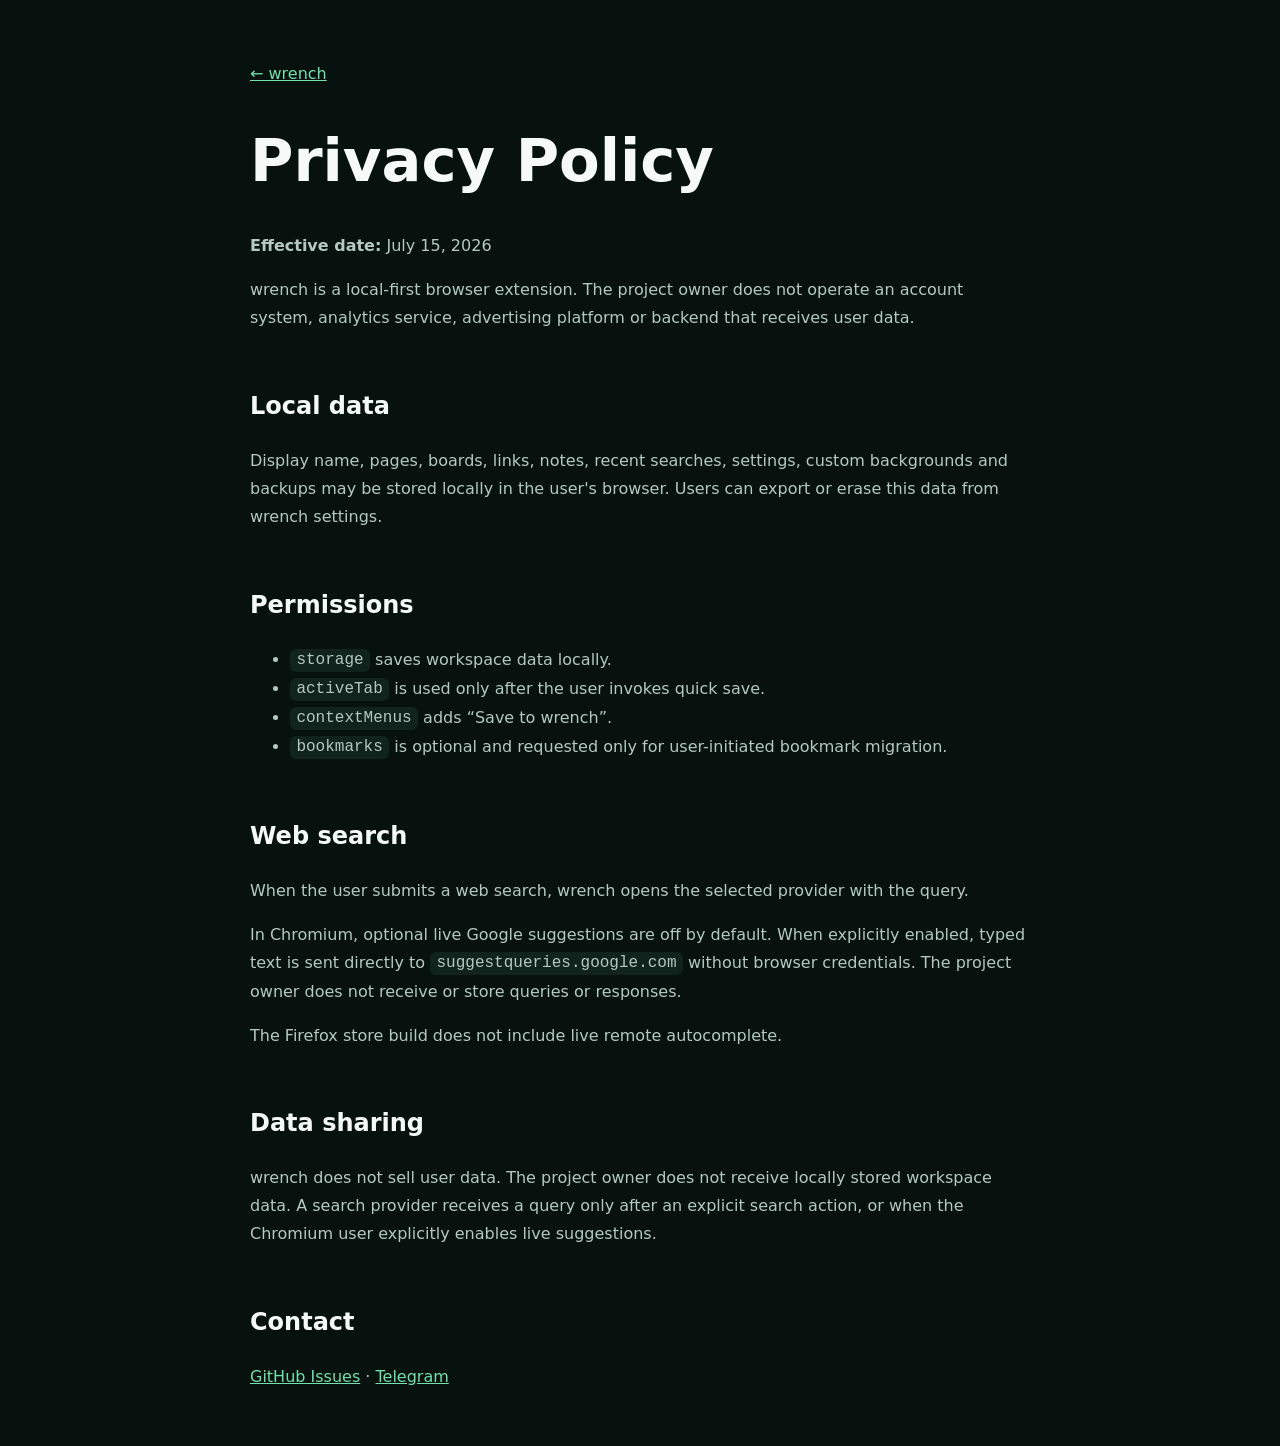
<file: docs/privacy.html>
<!doctype html>
<html lang="en">
<head>
  <meta charset="utf-8">
  <meta name="viewport" content="width=device-width,initial-scale=1">
  <title>wrench Privacy Policy</title>
  <style>body{margin:0;background:#07120f;color:#f5faf8;font:16px/1.75 system-ui,-apple-system,BlinkMacSystemFont,"Segoe UI",sans-serif}.wrap{width:min(780px,calc(100% - 32px));margin:60px auto}.back{color:#73e0ae}h1{font-size:clamp(2rem,7vw,3.7rem);line-height:1.1}h2{margin-top:2.2em}p,li{color:#b5c8c1}a{color:#73e0ae}code{background:#10231d;padding:.15em .4em;border-radius:6px}</style>
</head>
<body><main class="wrap">
<a class="back" href="index.html">← wrench</a>
<h1>Privacy Policy</h1>
<p><strong>Effective date:</strong> July 15, 2026</p>
<p>wrench is a local-first browser extension. The project owner does not operate an account system, analytics service, advertising platform or backend that receives user data.</p>
<h2>Local data</h2>
<p>Display name, pages, boards, links, notes, recent searches, settings, custom backgrounds and backups may be stored locally in the user's browser. Users can export or erase this data from wrench settings.</p>
<h2>Permissions</h2>
<ul><li><code>storage</code> saves workspace data locally.</li><li><code>activeTab</code> is used only after the user invokes quick save.</li><li><code>contextMenus</code> adds “Save to wrench”.</li><li><code>bookmarks</code> is optional and requested only for user-initiated bookmark migration.</li></ul>
<h2>Web search</h2>
<p>When the user submits a web search, wrench opens the selected provider with the query.</p>
<p>In Chromium, optional live Google suggestions are off by default. When explicitly enabled, typed text is sent directly to <code>suggestqueries.google.com</code> without browser credentials. The project owner does not receive or store queries or responses.</p>
<p>The Firefox store build does not include live remote autocomplete.</p>
<h2>Data sharing</h2>
<p>wrench does not sell user data. The project owner does not receive locally stored workspace data. A search provider receives a query only after an explicit search action, or when the Chromium user explicitly enables live suggestions.</p>
<h2>Contact</h2>
<p><a href="https://github.com/Aliazadi-1776/wrench-new-tab/issues">GitHub Issues</a> · <a href="https://t.me/im_wrench">Telegram</a></p>
</main></body></html>
</file>
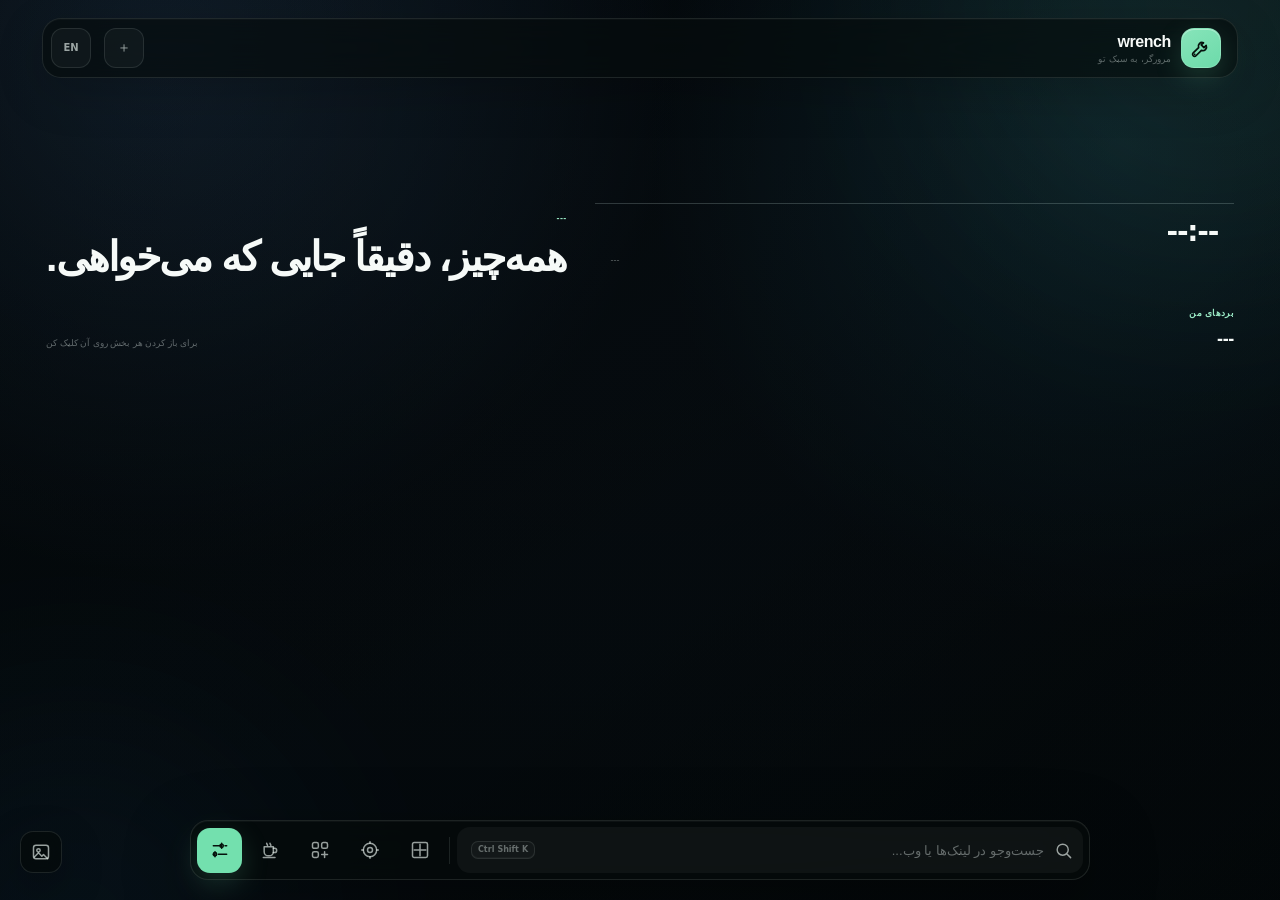
<file: src/newtab.html>
<!doctype html>
<html lang="fa" dir="rtl">
<head>
  <meta charset="UTF-8" />
  <meta name="viewport" content="width=device-width, initial-scale=1.0" />
  <meta name="color-scheme" content="dark light" />
  <title>wrench</title>
  <link rel="stylesheet" href="newtab.css" />
</head>
<body data-theme="minimal-dark" data-card-size="medium">
  <div class="background" aria-hidden="true">
    <div id="gradient-bg" class="gradient-bg gradient-midnight"></div>
    <img id="preset-bg" class="media-bg preset-bg" src="assets/backgrounds/aurora.jpg" alt="" />
    <img id="image-bg" class="media-bg" alt="" />
    <video id="video-bg" class="media-bg" muted loop playsinline></video>
    <div class="background-overlay"></div>
    <div class="ambient-light ambient-one"></div>
    <div class="ambient-light ambient-two"></div>
    <div class="grain"></div>
  </div>

  <main class="app-shell">
    <header class="topbar">
      <a class="brand" href="#" id="brand-home" aria-label="wrench home">
        <span class="brand-mark" aria-hidden="true"><svg class="wrench-logo" viewBox="0 0 24 24" fill="none" aria-hidden="true"><path d="M14.7 6.3a4 4 0 0 0-5.3 5.2l-5.9 5.9a2.15 2.15 0 1 0 3.05 3.05l5.9-5.9a4 4 0 0 0 5.2-5.3l-2.4 2.4-3-3 2.45-2.35Z"/><path d="m5.15 18.85.01.01"/></svg></span>
        <span class="brand-copy"><strong id="profile-display-name">wrench</strong><small data-i18n="brandTagline">مرورگر، به سبک تو</small></span>
      </a>

      <nav id="page-tabs" class="page-tabs" aria-label="Pages"></nav>
      <button class="icon-button add-page-inline" id="add-page-button" type="button" data-i18n-title="newPage" aria-label="New page">＋</button>

      <div class="top-actions">
        <button class="language-button" id="language-button" type="button" data-i18n-title="changeLanguage" aria-label="Change language">EN</button>
      </div>
    </header>

    <section class="hero-section" aria-hidden="true">
      <div class="hero-meta"><div id="clock" class="clock">--:--</div><div id="date" class="date">---</div></div>
      <div class="welcome-wrap"><p id="greeting" class="eyebrow">---</p><h1 data-i18n="heroTitle">همه‌چیز، دقیقاً جایی که می‌خواهی.</h1></div>
    </section>

    <section class="content-section">
      <div class="section-heading">
        <div><span class="eyebrow" data-i18n="myBoards">بردهای من</span><h2 id="boards-heading">---</h2></div>
        <span class="section-hint" data-i18n="accordionHint">برای باز کردن هر بخش روی آن کلیک کن</span>
      </div>

      <div id="boards-grid" class="boards-grid"></div>

      <div id="empty-state" class="empty-state glass-panel" hidden>
        <div class="empty-icon">✦</div>
        <h3 data-i18n="emptyTitle">این صفحه هنوز خالی است</h3>
        <p data-i18n="emptyText">اولین برد را بساز و لینک‌هایت را مرتب کن.</p>
        <button id="empty-add-board" class="primary-button" type="button" data-i18n="createFirstBoard">ساخت اولین برد</button>
      </div>
    </section>
  </main>

  <nav class="side-rail" aria-label="Quick actions">
    <section id="search-popover" class="search-popover" aria-hidden="true">
      <form id="search-form" class="search-box" role="search">
        <span class="search-icon" aria-hidden="true">
          <svg viewBox="0 0 24 24" fill="none"><path d="m21 21-4.35-4.35m1.35-5.65a7 7 0 1 1-14 0 7 7 0 0 1 14 0Z"/></svg>
        </span>
        <input id="search-input" type="search" autocomplete="off" spellcheck="false" data-i18n-placeholder="searchPlaceholder" placeholder="جست‌وجو در لینک‌ها یا وب..." aria-autocomplete="list" aria-controls="search-suggestions" aria-expanded="false" />
        <button id="search-clear-button" class="search-clear-button" type="button" aria-label="Clear search" hidden>
          <svg viewBox="0 0 24 24" fill="none"><path d="m7 7 10 10M17 7 7 17"/></svg>
        </button>
        <kbd id="search-shortcut"><span class="shortcut-modifier">Ctrl</span><span>Shift</span><span>K</span></kbd>
      </form>
      <div id="search-suggestions-panel" class="search-suggestions-panel">
        <div id="search-suggestions" class="search-suggestions" role="listbox"></div>
        <p id="search-hint" class="search-hint"></p>
      </div>
    </section>

    <span class="dock-divider" aria-hidden="true"></span>

    <button id="quick-add-button" class="rail-button" type="button" data-i18n-title="newLink" aria-label="New link">
      <span class="rail-icon"><svg viewBox="0 0 24 24" fill="none"><path d="M12 5v14M5 12h14"/><path d="M5 3h14a2 2 0 0 1 2 2v14a2 2 0 0 1-2 2H5a2 2 0 0 1-2-2V5a2 2 0 0 1 2-2Z"/></svg></span>
      <span class="rail-label" data-i18n="newLink">لینک جدید</span>
    </button>
    <button id="focus-button" class="rail-button" type="button" data-i18n-title="focus" aria-label="Focus">
      <span class="rail-icon"><svg viewBox="0 0 24 24" fill="none"><circle cx="12" cy="12" r="8"/><circle cx="12" cy="12" r="3"/><path d="M12 2v2M12 20v2M2 12h2M20 12h2"/></svg></span>
      <span class="rail-label" data-i18n="focus">فوکوس</span>
    </button>
    <button id="add-board-button" class="rail-button" type="button" data-i18n-title="newBoard" aria-label="New board">
      <span class="rail-icon"><svg viewBox="0 0 24 24" fill="none"><rect x="3" y="3" width="7" height="7" rx="2"/><rect x="14" y="3" width="7" height="7" rx="2"/><rect x="3" y="14" width="7" height="7" rx="2"/><path d="M17.5 14v7M14 17.5h7"/></svg></span>
      <span class="rail-label" data-i18n="newBoard">برد جدید</span>
    </button>
    <button id="break-button" class="rail-button" type="button" data-i18n-title="break" aria-label="Break">
      <span class="rail-icon"><svg viewBox="0 0 24 24" fill="none"><path d="M5 8h11v6a5 5 0 0 1-5 5H10a5 5 0 0 1-5-5V8Z"/><path d="M16 10h1.5a2.5 2.5 0 0 1 0 5H16M8 4c0 1 1 1.3 1 2.5M12 4c0 1 1 1.3 1 2.5"/><path d="M4 21h14"/></svg></span>
      <span class="rail-label" data-i18n="break">استراحت</span>
    </button>
    <button id="settings-button" class="rail-button is-primary" type="button" data-i18n-title="settings" aria-label="Settings">
      <span class="rail-icon"><svg viewBox="0 0 24 24" fill="none"><path d="M4 7h10M18 7h2M4 17h2M10 17h10M14 4v6M6 14v6"/><circle cx="14" cy="7" r="2"/><circle cx="6" cy="17" r="2"/></svg></span>
      <span class="rail-label" data-i18n="settings">تنظیمات</span>
    </button>
  </nav>

  <button id="background-settings-button" class="background-shortcut" type="button" data-i18n-title="background" aria-label="Background">
    <svg viewBox="0 0 24 24" fill="none"><rect x="3" y="4" width="18" height="16" rx="3"/><circle cx="9" cy="10" r="2"/><path d="m4 18 5-5 4 4 2-2 5 5"/></svg>
  </button>

  <section id="mode-overlay" class="mode-overlay" aria-hidden="true">
    <div class="mode-backdrop"></div>
    <div class="mode-shell">
      <header class="mode-header">
        <a class="mode-brand" href="#"><span class="brand-mark small"><svg class="wrench-logo" viewBox="0 0 24 24" fill="none" aria-hidden="true"><path d="M14.7 6.3a4 4 0 0 0-5.3 5.2l-5.9 5.9a2.15 2.15 0 1 0 3.05 3.05l5.9-5.9a4 4 0 0 0 5.2-5.3l-2.4 2.4-3-3 2.45-2.35Z"/><path d="m5.15 18.85.01.01"/></svg></span><strong>wrench</strong></a>
        <button id="close-mode" class="icon-button" type="button" data-i18n-title="close" aria-label="Close">×</button>
      </header>
      <div class="mode-content glass-panel">
        <span id="mode-kicker" class="mode-kicker">FOCUS SESSION</span>
        <h2 id="mode-title">وقت تمرکز است.</h2>
        <p id="mode-description">اعلان‌ها را کنار بگذار و فقط روی یک کار جلو برو.</p>
        <div id="breathing-orb" class="breathing-orb" aria-hidden="true"><span></span></div>
        <div id="mode-timer" class="mode-timer">25:00</div>
        <div class="mode-progress"><span id="mode-progress-bar"></span></div>
        <div class="mode-controls">
          <button id="mode-start" class="primary-button large" type="button">شروع</button>
          <button id="mode-reset" class="secondary-button large" type="button">از نو</button>
        </div>
        <p id="mode-tip" class="mode-tip">یک هدف کوچک انتخاب کن؛ فقط همان.</p>
      </div>
    </div>
  </section>

  <dialog id="profile-dialog" class="modal profile-dialog">
    <form id="profile-form" method="dialog" class="modal-card profile-card glass-panel">
      <div class="profile-logo" aria-hidden="true"><svg class="wrench-logo" viewBox="0 0 24 24" fill="none" aria-hidden="true"><path d="M14.7 6.3a4 4 0 0 0-5.3 5.2l-5.9 5.9a2.15 2.15 0 1 0 3.05 3.05l5.9-5.9a4 4 0 0 0 5.2-5.3l-2.4 2.4-3-3 2.45-2.35Z"/><path d="m5.15 18.85.01.01"/></svg></div>
      <span class="eyebrow" data-i18n="welcomeToWrench">WELCOME TO WRENCH</span>
      <h2 data-i18n="profileWelcomeTitle">دوست داری چه صدات کنیم؟</h2>
      <p data-i18n="profileWelcomeText">نامت فقط روی همین مرورگر ذخیره می‌شود و بالای صفحه نمایش داده خواهد شد.</p>
      <label class="field profile-name-field"><span data-i18n="displayName">نام نمایشی</span><input id="profile-onboarding-name" type="text" maxlength="36" autocomplete="name" data-i18n-placeholder="displayNamePlaceholder" required /></label>
      <button type="submit" class="primary-button large" data-i18n="continueToWrench">ادامه</button>
    </form>
  </dialog>

  <dialog id="link-dialog" class="modal">
    <form id="link-form" method="dialog" class="modal-card glass-panel">
      <div class="modal-header"><div><span class="eyebrow" data-i18n="bookmark">بوکمارک</span><h2 id="link-dialog-title"></h2></div><button type="button" class="icon-button close-dialog" data-i18n-title="close" aria-label="Close">×</button></div>
      <input id="link-id" type="hidden" />
      <label class="field"><span data-i18n="linkTitle">عنوان لینک</span><input id="link-title" type="text" maxlength="100" data-i18n-placeholder="linkTitlePlaceholder" required /></label>
      <label class="field"><span data-i18n="siteAddress">آدرس سایت</span><input id="link-url" type="text" dir="ltr" placeholder="https://example.com" required /></label>
      <label class="field"><span data-i18n="targetBoard">برد مقصد</span><select id="link-board" required></select></label>
      <label class="field"><span><span data-i18n="shortNote">یادداشت کوتاه</span> <small data-i18n="optional">اختیاری</small></span><textarea id="link-note" rows="3" maxlength="180" data-i18n-placeholder="notePlaceholder"></textarea></label>
      <div class="modal-actions"><button type="button" class="secondary-button close-dialog" data-i18n="cancel">انصراف</button><button type="submit" class="primary-button" data-i18n="saveLink">ذخیره لینک</button></div>
    </form>
  </dialog>

  <dialog id="board-dialog" class="modal">
    <form id="board-form" method="dialog" class="modal-card small-modal glass-panel">
      <div class="modal-header"><div><span class="eyebrow" data-i18n="category">دسته‌بندی</span><h2 id="board-dialog-title"></h2></div><button type="button" class="icon-button close-dialog" data-i18n-title="close" aria-label="Close">×</button></div>
      <input id="board-id" type="hidden" />
      <label class="field"><span data-i18n="boardName">نام برد</span><input id="board-title" type="text" maxlength="50" data-i18n-placeholder="boardPlaceholder" required /></label>
      <label class="field"><span data-i18n="indicatorColor">رنگ نشانه</span><div class="color-row"><input id="board-color" type="color" value="#73e0ae" /><span id="board-color-value">#8b5cf6</span></div></label>
      <div class="modal-actions"><button type="button" class="secondary-button close-dialog" data-i18n="cancel">انصراف</button><button type="submit" class="primary-button" data-i18n="saveBoard">ذخیره برد</button></div>
    </form>
  </dialog>

  <dialog id="page-dialog" class="modal">
    <form id="page-form" method="dialog" class="modal-card small-modal glass-panel">
      <div class="modal-header"><div><span class="eyebrow" data-i18n="workspace">فضای کاری</span><h2 id="page-dialog-title"></h2></div><button type="button" class="icon-button close-dialog" data-i18n-title="close" aria-label="Close">×</button></div>
      <input id="page-id" type="hidden" />
      <label class="field"><span data-i18n="pageName">نام صفحه</span><input id="new-page-title" type="text" maxlength="40" data-i18n-placeholder="pagePlaceholder" required /></label>
      <label class="field"><span data-i18n="shortSymbol">نماد کوتاه</span><input id="new-page-icon" type="text" maxlength="2" value="✦" /></label>
      <div class="modal-actions"><button id="delete-page-button" type="button" class="ghost-button danger" hidden data-i18n="deletePage">حذف صفحه</button><span class="modal-action-spacer"></span><button type="button" class="secondary-button close-dialog" data-i18n="cancel">انصراف</button><button type="submit" class="primary-button" data-i18n="savePage">ذخیره صفحه</button></div>
    </form>
  </dialog>

  <aside id="settings-drawer" class="settings-drawer" aria-hidden="true">
    <div class="settings-backdrop" id="settings-backdrop"></div>
    <section class="settings-panel">
      <header class="settings-header"><div><span class="eyebrow" data-i18n="personalize">شخصی‌سازی</span><h2 data-i18n="settingsTitle">تنظیمات wrench</h2></div><button id="close-settings" class="icon-button" type="button" data-i18n-title="close" aria-label="Close">×</button></header>
      <div class="settings-content">
        <details class="settings-group" open>
          <summary><span data-i18n="profile">پروفایل</span><small data-i18n="profileSummary">نامی که بالای صفحه نمایش داده می‌شود</small></summary>
          <div class="settings-group-body">
            <label class="field"><span data-i18n="displayName">نام نمایشی</span><input id="profile-name-input" type="text" maxlength="36" autocomplete="name" data-i18n-placeholder="displayNamePlaceholder" /></label>
            <p class="settings-note" data-i18n="profilePrivacy">این نام فقط به‌صورت محلی داخل مرورگر ذخیره می‌شود.</p>
          </div>
        </details>

        <details class="settings-group">
          <summary><span data-i18n="background">پس‌زمینه</span><small data-i18n="backgroundSummary">عکس، گرادیان و افکت شیشه‌ای</small></summary>
          <div class="settings-group-body">
            <div class="wallpaper-options" id="wallpaper-options">
              <button type="button" data-wallpaper="aurora" style="--thumb:url('assets/backgrounds/aurora.jpg')" aria-label="Aurora"><span>Aurora</span></button>
              <button type="button" data-wallpaper="mist" style="--thumb:url('assets/backgrounds/mist.jpg')" aria-label="Mist"><span>Mist</span></button>
              <button type="button" data-wallpaper="dunes" style="--thumb:url('assets/backgrounds/dunes.jpg')" aria-label="Dunes"><span>Dunes</span></button>
              <button type="button" data-wallpaper="ocean" style="--thumb:url('assets/backgrounds/ocean.jpg')" aria-label="Ocean"><span>Ocean</span></button>
              <button type="button" data-wallpaper="forest" style="--thumb:url('assets/backgrounds/forest.jpg')" aria-label="Forest"><span>Forest</span></button>
              <button type="button" data-wallpaper="mono" style="--thumb:url('assets/backgrounds/mono.jpg')" aria-label="Mono"><span>Mono</span></button>
            </div>
            <div class="gradient-options" id="gradient-options">
              <button type="button" data-gradient="midnight" class="gradient-choice gradient-midnight" aria-label="Midnight"></button>
              <button type="button" data-gradient="violet" class="gradient-choice gradient-violet" aria-label="Violet"></button>
              <button type="button" data-gradient="ocean" class="gradient-choice gradient-ocean" aria-label="Ocean"></button>
              <button type="button" data-gradient="forest" class="gradient-choice gradient-forest" aria-label="Forest"></button>
              <button type="button" data-gradient="mono" class="gradient-choice gradient-mono" aria-label="Mono"></button>
            </div>
            <div class="upload-actions"><button id="choose-background" class="secondary-button" type="button" data-i18n="chooseMedia">انتخاب عکس یا ویدئو</button><button id="remove-background" class="ghost-button danger" type="button" data-i18n="removeFile">حذف فایل</button><input id="background-file" type="file" accept="image/png,image/jpeg,image/webp,image/gif,video/mp4,video/webm" hidden /></div>
            <label class="range-field"><span><span data-i18n="overlayDarkness">تیرگی لایه</span> <output id="overlay-output">42%</output></span><input id="overlay-range" type="range" min="0" max="85" value="42" /></label>
            <label class="range-field"><span><span data-i18n="panelBlur">محو بودن پنل‌ها</span> <output id="blur-output">16px</output></span><input id="blur-range" type="range" min="0" max="32" value="16" /></label>
          </div>
        </details>

        <details class="settings-group">
          <summary><span data-i18n="languageAndFonts">زبان و فونت</span><small data-i18n="fontSummary">فارسی و انگلیسی بدون رفرش صفحه</small></summary>
          <div class="settings-group-body">
            <label class="field"><span data-i18n="interfaceLanguage">زبان رابط</span><select id="locale-select"><option value="fa-IR">فارسی</option><option value="en-US">English</option></select></label>
            <label class="field"><span data-i18n="persianFont">فونت فارسی</span><select id="font-fa"><option value="modern">Vazirmatn / Noto Sans Arabic</option><option value="peyda">Peyda / Dana / Yekan Bakh</option><option value="iran">IRANSansX / IRANSans</option><option value="kufi">Estedad / Noto Kufi Arabic</option><option value="classic">Tahoma / System</option></select></label>
            <label class="field"><span data-i18n="englishFont">فونت انگلیسی</span><select id="font-en"><option value="space">Space Grotesk / Inter</option><option value="manrope">Manrope / Inter</option><option value="sora">Sora / Inter</option><option value="plex">IBM Plex Sans / Segoe UI</option><option value="system">System UI</option></select></label>
            <p class="settings-note" data-i18n="fontNote">wrench از فونت‌های نصب‌شده روی سیستم استفاده می‌کند و برای هر انتخاب وزن و فاصله‌گذاری مناسب را هم اعمال می‌کند.</p>
          </div>
        </details>

        <details class="settings-group">
          <summary><span data-i18n="overallStyle">استایل کلی</span><small data-i18n="styleSummary">ظاهر کارت‌ها و رنگ اصلی</small></summary>
          <div class="settings-group-body">
            <div class="theme-options" id="theme-options">
              <button type="button" data-theme-value="minimal-dark"><span class="theme-preview preview-dark"></span><b data-i18n="darkMinimal">مینیمال تیره</b></button>
              <button type="button" data-theme-value="soft"><span class="theme-preview preview-soft"></span><b data-i18n="softGlass">شیشه‌ای نرم</b></button>
              <button type="button" data-theme-value="minimal-light"><span class="theme-preview preview-light"></span><b data-i18n="lightMinimal">مینیمال روشن</b></button>
            </div>
            <label class="field inline-field"><span data-i18n="accentColor">رنگ اصلی</span><input id="accent-color" type="color" value="#73e0ae" /></label>
            <label class="field"><span data-i18n="cardSize">اندازه کارت‌ها</span><select id="card-size"><option value="compact" data-i18n="compact">جمع‌وجور</option><option value="medium" data-i18n="normal">معمولی</option><option value="large" data-i18n="large">بزرگ</option></select></label>
          </div>
        </details>

        <details class="settings-group">
          <summary><span data-i18n="searchAndTime">جست‌وجو و زمان</span><small data-i18n="searchSummary">موتور جست‌وجو و ساعت</small></summary>
          <div class="settings-group-body">
            <label class="field"><span data-i18n="searchEngine">موتور جست‌وجو</span><select id="search-engine"><option value="google">Google</option><option value="bing">Bing</option><option value="duckduckgo">DuckDuckGo</option></select></label>
            <label class="switch-row" id="live-google-row"><span><b data-i18n="liveGoogleToggle">پیشنهادهای زنده Google</b><small data-i18n="liveGoogleDesc">هنگام تایپ، عبارت‌های پیشنهادی Google نمایش داده شوند.</small></span><input id="live-google-suggestions" type="checkbox" /></label>
            <label class="switch-row"><span><b data-i18n="showGreeting">نمایش خوشامدگویی</b><small data-i18n="greetingDesc">متن کوتاه بالای عنوان</small></span><input id="show-greeting" type="checkbox" checked /></label>
            <label class="switch-row"><span><b data-i18n="clock24">ساعت ۲۴ ساعته</b><small data-i18n="clockDesc">بدون AM و PM</small></span><input id="clock-24" type="checkbox" checked /></label>
          </div>
        </details>

        <details class="settings-group">
          <summary><span data-i18n="focusSettings">فوکوس و استراحت</span><small data-i18n="focusSummary">زمان تایمرها</small></summary>
          <div class="settings-group-body">
            <label class="field"><span data-i18n="focusDuration">زمان فوکوس (دقیقه)</span><input id="focus-minutes" type="number" min="1" max="180" value="25" /></label>
            <label class="field"><span data-i18n="breakDuration">زمان استراحت (دقیقه)</span><input id="break-minutes" type="number" min="1" max="60" value="5" /></label>
          </div>
        </details>

        <details class="settings-group">
          <summary><span data-i18n="dataAndBackup">داده‌ها و پشتیبان</span><small data-i18n="dataSummary">بوکمارک‌ها و فایل پشتیبان</small></summary>
          <div class="settings-group-body">
            <div class="import-note"><span aria-hidden="true">↥</span><p><b data-i18n="moveBookmarks">انتقال از نوار بوکمارک</b><small data-i18n="moveBookmarksDesc">بعد از ذخیره موفق در wrench، بوکمارک‌های واردشده از نوار بالای مرورگر حذف می‌شوند.</small></p></div>
            <div class="stack-actions"><button id="import-browser-bookmarks" class="primary-button" type="button" data-i18n="importBookmarks">انتقال بوکمارک‌های نوار بالا</button><button id="export-data" class="secondary-button" type="button" data-i18n="exportBackup">دانلود فایل پشتیبان</button><button id="import-data" class="secondary-button" type="button" data-i18n="restoreBackup">بازیابی فایل پشتیبان</button><input id="import-data-file" type="file" accept="application/json" hidden /><button id="reset-data" class="ghost-button danger" type="button" data-i18n="resetExtension">بازنشانی کامل افزونه</button></div>
          </div>
        </details>

        <footer class="settings-footer">
          <div class="open-source-note">
            <span class="open-source-icon" aria-hidden="true">⌁</span>
            <div>
              <strong data-i18n="openSourceTitle">wrench متن‌باز است</strong>
              <small data-i18n="openSourceText">ساخته‌شده برای یک مرورگر آرام‌تر و شخصی‌تر.</small>
            </div>
          </div>
          <div class="creator-links">
            <a href="https://github.com/Aliazadi-1776" target="_blank" rel="noopener noreferrer" class="creator-link">
              <span class="creator-link-icon" aria-hidden="true"><svg viewBox="0 0 24 24" fill="currentColor"><path d="M12 2C6.48 2 2 6.58 2 12.23c0 4.52 2.87 8.36 6.84 9.72.5.1.68-.22.68-.49v-1.93c-2.78.62-3.37-1.21-3.37-1.21-.45-1.18-1.11-1.49-1.11-1.49-.91-.64.07-.63.07-.63 1 .07 1.53 1.06 1.53 1.06.9 1.56 2.34 1.11 2.91.85.09-.66.35-1.11.64-1.37-2.22-.26-4.56-1.14-4.56-5.08 0-1.12.39-2.04 1.03-2.76-.1-.26-.45-1.31.1-2.72 0 0 .84-.28 2.75 1.05A9.3 9.3 0 0 1 12 6.9a9.3 9.3 0 0 1 2.5.35c1.91-1.33 2.75-1.05 2.75-1.05.55 1.41.2 2.46.1 2.72.64.72 1.03 1.64 1.03 2.76 0 3.95-2.35 4.81-4.58 5.07.36.32.68.94.68 1.9v2.81c0 .27.18.59.69.49A10.25 10.25 0 0 0 22 12.23C22 6.58 17.52 2 12 2Z"/></svg></span>
              <span><b>GitHub</b><small>@Aliazadi-1776</small></span>
              <span class="creator-link-arrow" aria-hidden="true">↗</span>
            </a>
            <a href="https://t.me/im_wrench" target="_blank" rel="noopener noreferrer" class="creator-link">
              <span class="creator-link-icon telegram-icon" aria-hidden="true"><svg viewBox="0 0 24 24" fill="currentColor"><path d="M21.85 3.15 18.6 20.4c-.24 1.22-.9 1.52-1.82.95l-4.95-3.73-2.39 2.35c-.26.26-.48.48-.99.48l.36-5.05 9.18-8.47c.4-.36-.09-.57-.62-.21L6.02 14.1l-4.88-1.56c-1.06-.34-1.08-1.08.22-1.6L20.45 3.4c.88-.34 1.66.21 1.4-.25Z"/></svg></span>
              <span><b>Telegram</b><small>@im_wrench</small></span>
              <span class="creator-link-arrow" aria-hidden="true">↗</span>
            </a>
          </div>
          <div class="settings-version"><span>wrench</span><span>v1.6.0</span><span data-i18n="localFirst">local-first</span></div>
        </footer>
      </div>
    </section>
  </aside>

  <div id="toast" class="toast" role="status" aria-live="polite"></div>

  <template id="board-template">
    <article class="board glass-panel" draggable="true">
      <header class="board-header">
        <button class="board-toggle" type="button" aria-expanded="false">
          <span class="board-dot"></span>
          <span class="board-title-wrap"><strong class="board-title"></strong><small class="board-count"></small></span>
          <span class="board-chevron" aria-hidden="true">⌄</span>
        </button>
        <div class="board-actions"><button type="button" class="mini-button add-link-to-board" data-i18n-title="addLink" aria-label="Add link">＋</button><button type="button" class="mini-button board-menu-button" data-i18n-title="manage" aria-label="Manage">•••</button><div class="context-menu board-menu"><button type="button" data-action="edit-board" data-i18n="editBoard">ویرایش برد</button><button type="button" data-action="delete-board" class="danger-text" data-i18n="deleteBoard">حذف برد</button></div></div>
      </header>
      <div class="board-body"><div class="links-list"></div><button type="button" class="board-empty-add" data-i18n="addFirstLink">＋ افزودن اولین لینک</button></div>
    </article>
  </template>

  <template id="link-template">
    <div class="link-card" draggable="true" tabindex="0" role="link"><span class="site-icon"></span><span class="link-copy"><b class="link-title"></b><small class="link-host"></small></span><button class="link-menu-button" type="button" data-i18n-title="manage" aria-label="Manage">•••</button><span class="open-arrow">↗</span><div class="context-menu link-menu"><button type="button" data-action="edit-link" data-i18n="edit">ویرایش</button><button type="button" data-action="copy-link" data-i18n="copyAddress">کپی آدرس</button><button type="button" data-action="delete-link" class="danger-text" data-i18n="delete">حذف</button></div></div>
  </template>

  <script src="browser-api.js"></script>
  <script src="shared.js"></script>
  <script src="newtab.js"></script>
</body>
</html>
</file>
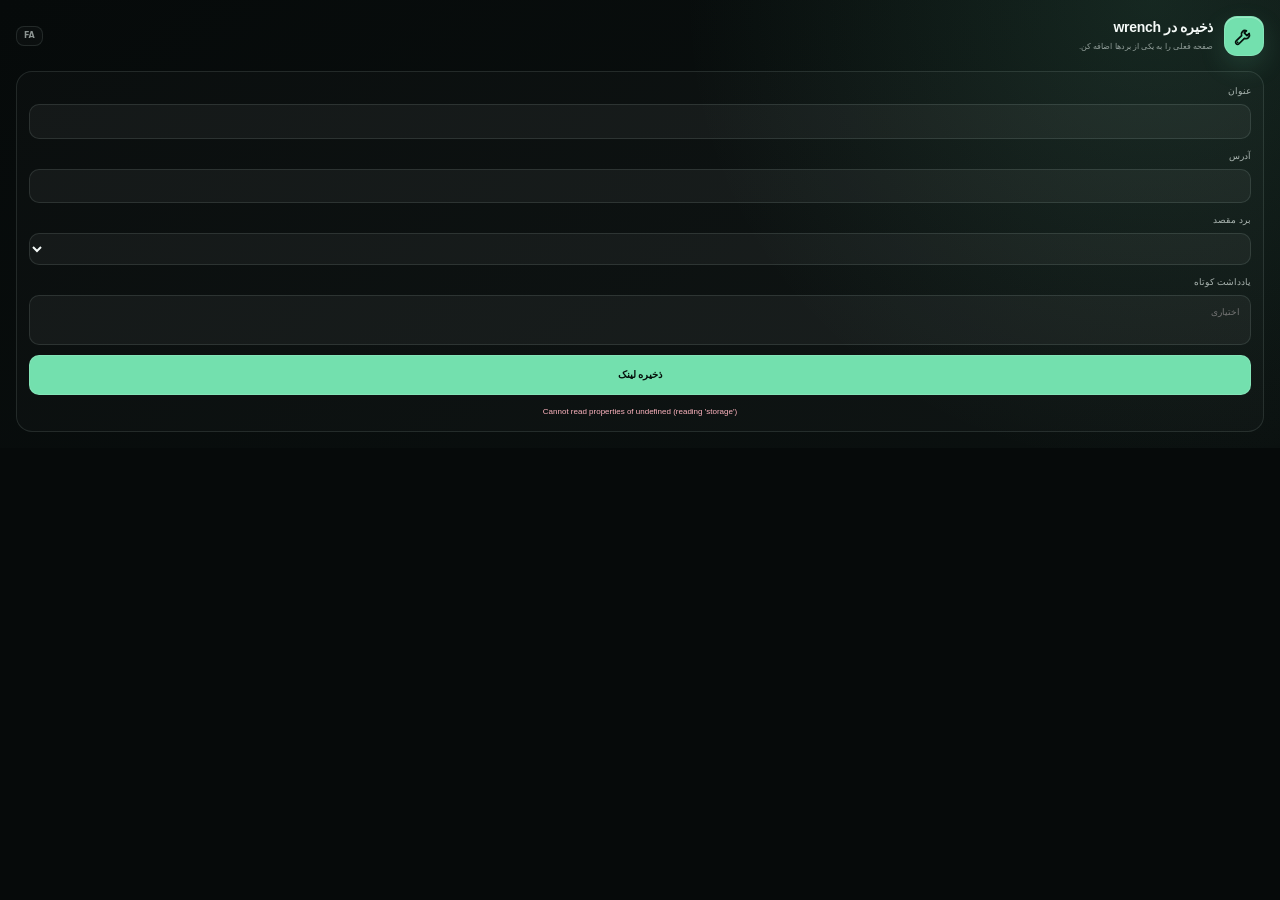
<file: src/popup.html>
<!doctype html>
<html lang="fa" dir="rtl">
<head>
  <meta charset="UTF-8" />
  <meta name="viewport" content="width=device-width, initial-scale=1.0" />
  <meta name="color-scheme" content="dark light" />
  <title>wrench</title>
  <link rel="stylesheet" href="popup.css" />
</head>
<body>
  <main class="popup-shell">
    <header class="popup-header">
      <div class="brand-mark" aria-hidden="true"><svg class="wrench-logo" viewBox="0 0 24 24" fill="none" aria-hidden="true"><path d="M14.7 6.3a4 4 0 0 0-5.3 5.2l-5.9 5.9a2.15 2.15 0 1 0 3.05 3.05l5.9-5.9a4 4 0 0 0 5.2-5.3l-2.4 2.4-3-3 2.45-2.35Z"/><path d="m5.15 18.85.01.01"/></svg></div>
      <div class="header-copy">
        <h1 data-i18n="title">ذخیره در wrench</h1>
        <p data-i18n="subtitle">صفحه فعلی را به یکی از بردها اضافه کن.</p>
      </div>
      <span class="locale-pill" id="locale-pill">FA</span>
    </header>

    <form id="save-form" class="popup-form">
      <label>
        <span data-i18n="linkTitle">عنوان</span>
        <input id="title" type="text" maxlength="100" required />
      </label>
      <label>
        <span data-i18n="address">آدرس</span>
        <input id="url" type="url" required dir="ltr" />
      </label>
      <label>
        <span data-i18n="board">برد مقصد</span>
        <select id="board"></select>
      </label>
      <label>
        <span data-i18n="note">یادداشت کوتاه</span>
        <textarea id="note" rows="2" maxlength="180" data-i18n-placeholder="optional" placeholder="اختیاری"></textarea>
      </label>
      <button id="save-button" type="submit" data-i18n="save">ذخیره لینک</button>
      <p id="status" role="status" aria-live="polite"></p>
    </form>
  </main>

  <script src="browser-api.js"></script>
  <script src="shared.js"></script>
  <script src="popup.js"></script>
</body>
</html>
</file>
<file: src/newtab.css>
:root {
  color-scheme: dark;
  --accent: #73e0ae;
  --accent-rgb: 115, 224, 174;
  --overlay-opacity: .46;
  --panel-blur: 18px;
  --font-fa: "Vazirmatn", "Noto Sans Arabic", Tahoma, Arial, sans-serif;
  --font-en: "Space Grotesk", Inter, "Segoe UI", system-ui, sans-serif;
  --font-ui: var(--font-fa);
  --font-display: var(--font-fa);
  --page-width: 1240px;
  --text: #f6faf8;
  --muted: rgba(235, 245, 241, .64);
  --subtle: rgba(235, 245, 241, .39);
  --line: rgba(229, 255, 246, .105);
  --line-strong: rgba(229, 255, 246, .19);
  --surface: rgba(8, 15, 15, .58);
  --surface-strong: rgba(8, 14, 14, .88);
  --surface-hover: rgba(235, 255, 246, .065);
  --field: rgba(235, 255, 246, .045);
  --danger: #ff8e9e;
  --radius-xl: 24px;
  --radius-lg: 18px;
  --radius-md: 13px;
  --shadow: 0 24px 70px rgba(0, 0, 0, .28);
}

* { box-sizing: border-box; }
html { min-height: 100%; scroll-behavior: smooth; }
body {
  margin: 0;
  min-height: 100vh;
  padding-bottom: 108px;
  overflow-x: hidden;
  color: var(--text);
  background: #050808;
  font: 450 14px/1.65 var(--font-ui);
  -webkit-font-smoothing: antialiased;
  text-rendering: optimizeLegibility;
}
button, input, select, textarea { font: inherit; }
button { -webkit-tap-highlight-color: transparent; }
a { color: inherit; }
[hidden] { display: none !important; }
button:focus-visible, input:focus-visible, select:focus-visible, textarea:focus-visible, [tabindex]:focus-visible, a:focus-visible {
  outline: 2px solid rgba(var(--accent-rgb), .76);
  outline-offset: 2px;
}
html.is-settings-updating *, html.is-settings-updating *::before, html.is-settings-updating *::after {
  transition: none !important;
  animation: none !important;
}

/* Background */
.background { position: fixed; inset: 0; z-index: 0; overflow: hidden; background: #050808; }
.gradient-bg, .media-bg { position: absolute; inset: -2%; width: 104%; height: 104%; object-fit: cover; opacity: 0; transition: opacity .25s ease; }
.gradient-bg { opacity: 1; }
.media-bg.is-active { opacity: 1; }
.preset-bg { filter: saturate(.82) contrast(1.08); transform: scale(1.015); }
.background-overlay { position: absolute; inset: 0; background: rgba(2, 6, 7, var(--overlay-opacity)); }
.background-overlay::before {
  content: "";
  position: absolute;
  inset: 0;
  background:
    linear-gradient(180deg, rgba(2, 7, 8, .13), rgba(2, 7, 8, .46)),
    radial-gradient(circle at 50% 14%, transparent 0 20%, rgba(1, 4, 5, .18) 72%);
}
.background-overlay::after {
  content: "";
  position: absolute;
  inset: 0;
  opacity: .12;
  background-image:
    linear-gradient(rgba(255,255,255,.02) 1px, transparent 1px),
    linear-gradient(90deg, rgba(255,255,255,.02) 1px, transparent 1px);
  background-size: 64px 64px;
  mask-image: linear-gradient(to bottom, rgba(0,0,0,.6), transparent 76%);
}
.ambient-light { position: absolute; border-radius: 50%; filter: blur(120px); pointer-events: none; opacity: .08; }
.ambient-one { width: 40vw; height: 40vw; top: -20vw; inset-inline-start: -14vw; background: rgba(var(--accent-rgb), .9); }
.ambient-two { width: 32vw; height: 32vw; bottom: -18vw; inset-inline-end: -10vw; background: rgba(61, 169, 255, .7); }
.grain { position: absolute; inset: 0; opacity: .028; pointer-events: none; mix-blend-mode: soft-light; background-image: url("data:image/svg+xml,%3Csvg viewBox='0 0 180 180' xmlns='http://www.w3.org/2000/svg'%3E%3Cfilter id='n'%3E%3CfeTurbulence type='fractalNoise' baseFrequency='.86' numOctaves='3' stitchTiles='stitch'/%3E%3C/filter%3E%3Crect width='100%25' height='100%25' filter='url(%23n)' opacity='.48'/%3E%3C/svg%3E"); }
.gradient-midnight { background: radial-gradient(circle at 14% 8%, #243b53 0, transparent 36%), radial-gradient(circle at 86% 18%, #183d4c 0, transparent 34%), linear-gradient(145deg, #070b0f, #0d151c 58%, #080a0d); }
.gradient-violet { background: radial-gradient(circle at 22% 18%, #463179 0, transparent 42%), radial-gradient(circle at 82% 74%, #3b2449 0, transparent 40%), linear-gradient(145deg, #0d0912, #17101d 58%, #09080c); }
.gradient-ocean { background: radial-gradient(circle at 82% 15%, #164e63 0, transparent 40%), radial-gradient(circle at 16% 78%, #1e3a5f 0, transparent 42%), linear-gradient(145deg, #061017, #0b2029 58%, #071015); }
.gradient-forest { background: radial-gradient(circle at 20% 14%, #164e3d 0, transparent 42%), radial-gradient(circle at 82% 80%, #134e4a 0, transparent 40%), linear-gradient(145deg, #050c09, #0a1b14 58%, #060c09); }
.gradient-mono { background: radial-gradient(circle at 50% 0, #30363d 0, transparent 44%), linear-gradient(145deg, #07090b, #15191d 58%, #08090b); }

/* Shared surfaces */
.glass-panel {
  background: var(--surface);
  border: 1px solid var(--line);
  backdrop-filter: blur(var(--panel-blur)) saturate(120%);
  -webkit-backdrop-filter: blur(var(--panel-blur)) saturate(120%);
  box-shadow: var(--shadow), inset 0 1px 0 rgba(255,255,255,.025);
}

/* Main layout */
.app-shell { position: relative; z-index: 2; width: min(var(--page-width), calc(100% - 84px)); margin: 0 auto; padding-top: 18px; }
.topbar {
  position: sticky;
  top: 14px;
  z-index: 35;
  display: flex;
  align-items: center;
  gap: 13px;
  min-height: 60px;
  padding: 7px 8px;
  border: 1px solid var(--line);
  border-radius: 19px;
  background: rgba(6, 12, 12, .67);
  backdrop-filter: blur(24px) saturate(125%);
  -webkit-backdrop-filter: blur(24px) saturate(125%);
  box-shadow: 0 14px 48px rgba(0,0,0,.19), inset 0 1px rgba(255,255,255,.025);
}
.brand { flex: 0 0 auto; display: inline-flex; align-items: center; gap: 10px; padding: 2px 8px 2px 3px; color: inherit; text-decoration: none; min-width: 136px; }
.brand-mark {
  width: 40px;
  height: 40px;
  display: grid;
  place-items: center;
  border: 1px solid rgba(255,255,255,.12);
  border-radius: 13px;
  color: #06110c;
  background: linear-gradient(145deg, color-mix(in srgb, var(--accent) 86%, white), color-mix(in srgb, var(--accent) 72%, #5bcca0));
  box-shadow: 0 10px 28px rgba(var(--accent-rgb), .18), inset 0 1px rgba(255,255,255,.34);
}
.brand-mark.small { width: 34px; height: 34px; border-radius: 11px; }
.wrench-logo { width: 22px; height: 22px; stroke: currentColor; stroke-width: 1.9; stroke-linecap: round; stroke-linejoin: round; }
.brand-mark.small .wrench-logo { width: 18px; height: 18px; }
.brand-copy { display: grid; min-width: 0; line-height: 1.05; }
.brand-copy strong { max-width: 180px; overflow: hidden; text-overflow: ellipsis; white-space: nowrap; font: 680 16px/1.2 var(--font-ui); letter-spacing: -.025em; }
.brand-copy small { margin-top: 4px; color: var(--subtle); font-size: 9px; white-space: nowrap; }
.page-tabs { flex: 1 1 auto; display: flex; align-items: center; justify-content: center; gap: 5px; min-width: 0; overflow-x: auto; scrollbar-width: none; }
.page-tabs::-webkit-scrollbar { display: none; }
.page-tab {
  flex: 0 0 auto;
  min-height: 40px;
  padding: 0 14px;
  border: 1px solid transparent;
  border-radius: 12px;
  color: var(--muted);
  background: transparent;
  cursor: pointer;
  display: inline-flex;
  align-items: center;
  gap: 7px;
  white-space: nowrap;
  transition: color .15s ease, background .15s ease, border-color .15s ease;
}
.page-tab:hover { color: var(--text); background: rgba(255,255,255,.045); }
.page-tab.is-active { color: var(--text); background: rgba(255,255,255,.075); border-color: var(--line); }
.tab-icon { color: var(--accent); font-size: 10px; }
.add-page-inline { flex: 0 0 40px; }
.top-actions { margin-inline-start: auto; display: flex; align-items: center; gap: 6px; }
.icon-button, .language-button, .mini-button {
  border: 1px solid var(--line);
  color: var(--muted);
  background: rgba(255,255,255,.035);
  cursor: pointer;
  transition: color .15s ease, background .15s ease, border-color .15s ease, transform .15s ease;
}
.icon-button, .language-button { width: 40px; height: 40px; display: grid; place-items: center; border-radius: 12px; }
.language-button { width: auto; min-width: 40px; padding: 0 10px; font: 650 10px/1 var(--font-en); }
.icon-button:hover, .language-button:hover, .mini-button:hover { color: var(--text); background: rgba(255,255,255,.08); border-color: var(--line-strong); }

/* Intro */
.hero-section {
  min-height: 228px;
  padding: 48px 4px 24px;
  display: grid;
  grid-template-columns: minmax(0, 1fr) auto;
  align-items: end;
  gap: 28px;
}
.welcome-wrap { max-width: 680px; }
.eyebrow { display: block; margin: 0 0 7px; color: color-mix(in srgb, var(--accent) 72%, white); font-size: 9px; font-weight: 700; letter-spacing: .04em; }
.welcome-wrap h1 { margin: 0; font-size: clamp(27px, 3.2vw, 46px); line-height: 1.2; letter-spacing: -.045em; text-wrap: balance; }
.hero-meta {
  min-width: 175px;
  padding: 14px 16px;
  border-top: 1px solid var(--line-strong);
  text-align: end;
}
.clock { direction: ltr; font: 560 28px/1 var(--font-en); font-variant-numeric: tabular-nums; letter-spacing: -.045em; }
.date { margin-top: 7px; color: var(--subtle); font-size: 9px; }

/* Boards */
.content-section { padding: 0 0 42px; }
.section-heading { display: flex; align-items: end; justify-content: space-between; gap: 20px; padding: 0 4px; margin-bottom: 14px; }
.section-heading h2 { margin: 0; font-size: 18px; line-height: 1.25; letter-spacing: -.02em; }
.section-hint { color: var(--subtle); font-size: 9px; }
.boards-grid { display: grid; grid-template-columns: repeat(3, minmax(0, 1fr)); align-items: start; gap: 14px; }
.board {
  position: relative;
  overflow: visible;
  border-radius: 18px;
  background: rgba(7, 14, 14, .56);
  transition: border-color .16s ease, background .16s ease, transform .16s ease;
}
.board::before {
  content: "";
  position: absolute;
  inset: -1px auto -1px -1px;
  width: 2px;
  border-radius: 18px 0 0 18px;
  opacity: .78;
  background: var(--board-color, var(--accent));
}
[dir="rtl"] .board::before { left: auto; right: -1px; border-radius: 0 18px 18px 0; }
.board:hover { border-color: var(--line-strong); background: rgba(9, 18, 18, .69); }
.board.is-dragging { opacity: .44; transform: scale(.99); }
.board.is-drop-target { border-color: rgba(var(--accent-rgb), .62); box-shadow: 0 0 0 3px rgba(var(--accent-rgb), .09); }
.board-header { min-height: 64px; display: flex; align-items: center; gap: 6px; padding: 8px; }
.board-toggle {
  flex: 1;
  min-width: 0;
  display: grid;
  grid-template-columns: auto minmax(0, 1fr) auto;
  align-items: center;
  gap: 10px;
  min-height: 48px;
  padding: 7px 8px;
  border: 0;
  border-radius: 11px;
  color: inherit;
  background: transparent;
  text-align: start;
  cursor: pointer;
}
.board-toggle:hover { background: rgba(255,255,255,.035); }
.board-dot { width: 7px; height: 7px; border-radius: 50%; background: var(--board-color, var(--accent)); box-shadow: 0 0 14px color-mix(in srgb, var(--board-color, var(--accent)) 55%, transparent); }
.board-title-wrap { min-width: 0; display: grid; gap: 2px; }
.board-title { overflow: hidden; text-overflow: ellipsis; white-space: nowrap; font-size: 13px; font-weight: 680; }
.board-count { color: var(--subtle); font-size: 8px; }
.board-chevron { color: var(--subtle); transition: transform .18s ease; }
.board.is-collapsed .board-chevron { transform: rotate(-90deg); }
[dir="rtl"] .board.is-collapsed .board-chevron { transform: rotate(90deg); }
.board-actions { position: relative; display: flex; gap: 4px; opacity: .38; transition: opacity .15s ease; }
.board:hover .board-actions, .board-actions:focus-within { opacity: 1; }
.mini-button { width: 30px; height: 30px; display: grid; place-items: center; border-radius: 9px; font-size: 12px; }
.board-body { max-height: 1300px; overflow: clip; padding: 0 10px 10px; opacity: 1; transition: max-height .22s cubic-bezier(.2,.8,.2,1), opacity .14s ease, padding .2s ease; }
.board.is-collapsed .board-body { max-height: 0; padding-top: 0; padding-bottom: 0; opacity: 0; pointer-events: none; }
.links-list { display: grid; gap: 3px; }
.link-card {
  position: relative;
  min-width: 0;
  min-height: 46px;
  padding: 6px 7px;
  display: grid;
  grid-template-columns: 31px minmax(0, 1fr) 28px;
  align-items: center;
  gap: 9px;
  border: 1px solid transparent;
  border-radius: 11px;
  color: inherit;
  background: transparent;
  cursor: pointer;
  transition: background .14s ease, border-color .14s ease;
}
.link-card:hover { background: rgba(255,255,255,.048); border-color: rgba(255,255,255,.05); }
.link-card.is-dragging { opacity: .42; }
.site-icon {
  width: 31px;
  height: 31px;
  display: grid;
  place-items: center;
  border-radius: 9px;
  color: white;
  background: var(--site-color, #64748b);
  font: 720 10px/1 var(--font-en);
  box-shadow: inset 0 1px rgba(255,255,255,.18);
}
.link-copy { min-width: 0; display: grid; gap: 1px; }
.link-title { overflow: hidden; text-overflow: ellipsis; white-space: nowrap; font-size: 11px; font-weight: 610; }
.link-host { direction: ltr; overflow: hidden; text-overflow: ellipsis; white-space: nowrap; color: var(--subtle); font: 430 8px/1.35 var(--font-en); text-align: start; }
.link-menu-button { width: 27px; height: 27px; border: 0; border-radius: 8px; color: var(--subtle); background: transparent; cursor: pointer; opacity: 0; transition: opacity .14s ease, background .14s ease, color .14s ease; }
.link-card:hover .link-menu-button, .link-menu-button:focus-visible { opacity: 1; }
.link-menu-button:hover { color: var(--text); background: rgba(255,255,255,.06); }
.open-arrow { display: none; }
.board-empty-add { display: none; width: 100%; min-height: 44px; margin-top: 4px; border: 1px dashed var(--line-strong); border-radius: 11px; color: var(--subtle); background: rgba(255,255,255,.018); cursor: pointer; }
.board.is-empty:not(.is-collapsed) .board-empty-add { display: block; }
.empty-state { padding: 60px 24px; border-radius: 20px; text-align: center; }
.empty-icon { color: var(--accent); font-size: 22px; }
.empty-state h3 { margin: 10px 0 6px; }
.empty-state p { margin: 0 0 18px; color: var(--muted); }

/* Floating command palette */
.side-rail {
  position: fixed;
  z-index: 75;
  left: 50%;
  bottom: 20px;
  transform: translateX(-50%);
  display: flex;
  align-items: center;
  gap: 5px;
  width: min(900px, calc(100% - 36px));
  min-height: 58px;
  padding: 6px;
  border: 1px solid var(--line);
  border-radius: 18px;
  background: rgba(5, 11, 11, .80);
  backdrop-filter: blur(26px) saturate(130%);
  -webkit-backdrop-filter: blur(26px) saturate(130%);
  box-shadow: 0 20px 66px rgba(0,0,0,.38), inset 0 1px rgba(255,255,255,.035);
}
.search-popover {
  position: relative;
  flex: 1 1 430px;
  min-width: 220px;
}
.search-box {
  height: 46px;
  display: flex;
  align-items: center;
  gap: 10px;
  padding: 0 9px 0 13px;
  border: 1px solid transparent;
  border-radius: 13px;
  background: rgba(255,255,255,.038);
  transition: border-color .16s ease, background .16s ease, box-shadow .16s ease;
}
.search-popover.is-open .search-box,
.search-box:focus-within {
  border-color: rgba(var(--accent-rgb), .38);
  background: rgba(255,255,255,.058);
  box-shadow: 0 0 0 3px rgba(var(--accent-rgb), .075);
}
.search-icon {
  flex: 0 0 auto;
  width: 19px;
  height: 19px;
  display: grid;
  place-items: center;
  color: var(--muted);
}
.search-icon svg,
.rail-icon svg,
.background-shortcut svg,
.search-clear-button svg,
.suggestion-icon svg {
  width: 100%;
  height: 100%;
  stroke: currentColor;
  stroke-width: 1.8;
  stroke-linecap: round;
  stroke-linejoin: round;
}
.search-box input {
  flex: 1;
  min-width: 0;
  height: 100%;
  padding: 0;
  border: 0;
  outline: 0;
  color: var(--text);
  background: transparent;
  font-size: 13px;
}
.search-box input::-webkit-search-cancel-button { display: none; }
.search-box input::placeholder { color: var(--subtle); }
.search-clear-button {
  width: 28px;
  height: 28px;
  padding: 7px;
  border: 0;
  border-radius: 8px;
  color: var(--subtle);
  background: transparent;
  cursor: pointer;
}
.search-clear-button:hover { color: var(--text); background: rgba(255,255,255,.06); }
kbd {
  direction: ltr;
  display: inline-flex;
  align-items: center;
  gap: 3px;
  padding: 4px 6px;
  border: 1px solid var(--line);
  border-radius: 7px;
  color: var(--subtle);
  background: rgba(255,255,255,.024);
  box-shadow: inset 0 -1px rgba(255,255,255,.03);
  font: 600 8px/1 var(--font-en);
  white-space: nowrap;
}
.search-suggestions-panel {
  position: fixed;
  z-index: 76;
  left: 50%;
  bottom: 88px;
  width: min(720px, calc(100vw - 36px));
  max-height: min(460px, calc(100vh - 150px));
  padding: 7px;
  overflow: hidden;
  border: 1px solid var(--line-strong);
  border-radius: 18px;
  background: rgba(5, 11, 12, .94);
  backdrop-filter: blur(30px) saturate(135%);
  -webkit-backdrop-filter: blur(30px) saturate(135%);
  box-shadow: 0 26px 80px rgba(0,0,0,.48), inset 0 1px rgba(255,255,255,.035);
  opacity: 0;
  visibility: hidden;
  pointer-events: none;
  transform: translate(-50%, 9px) scale(.985);
  transform-origin: 50% 100%;
  transition: opacity .14s ease, transform .14s ease, visibility .14s ease;
}
.search-popover.is-open .search-suggestions-panel {
  opacity: 1;
  visibility: visible;
  pointer-events: auto;
  transform: translate(-50%, 0) scale(1);
}
.search-suggestions {
  max-height: min(380px, calc(100vh - 215px));
  overflow-y: auto;
  overscroll-behavior: contain;
  scrollbar-width: thin;
}
.search-suggestion {
  width: 100%;
  min-height: 54px;
  display: grid;
  grid-template-columns: 36px minmax(0, 1fr) auto;
  align-items: center;
  gap: 11px;
  padding: 7px 9px;
  border: 0;
  border-radius: 12px;
  color: var(--muted);
  background: transparent;
  text-align: start;
  cursor: pointer;
  transition: color .12s ease, background .12s ease;
}
.search-suggestion:hover,
.search-suggestion.is-active {
  color: var(--text);
  background: rgba(255,255,255,.065);
}
.suggestion-icon {
  width: 34px;
  height: 34px;
  display: grid;
  place-items: center;
  padding: 8px;
  border: 1px solid var(--line);
  border-radius: 10px;
  color: var(--accent);
  background: rgba(var(--accent-rgb), .08);
}
.suggestion-icon.is-google {
  color: rgba(255,255,255,.94);
  padding: 8px;
  border-color: rgba(255,255,255,.12);
  background: #050706;
  box-shadow: inset 0 1px 0 rgba(255,255,255,.045), 0 6px 18px rgba(0,0,0,.18);
}
.suggestion-icon.is-google svg {
  width: 17px;
  height: 17px;
  stroke: currentColor;
  stroke-width: 1.8;
  stroke-linecap: round;
  stroke-linejoin: round;
}
.suggestion-icon.is-site {
  padding: 0;
  color: #06110c;
  background: var(--site-color, var(--accent));
  font: 750 12px/1 var(--font-en);
}
.suggestion-copy { min-width: 0; display: grid; gap: 2px; }
.suggestion-title { overflow: hidden; text-overflow: ellipsis; white-space: nowrap; color: inherit; font-size: 11px; font-weight: 670; }
.suggestion-meta { overflow: hidden; text-overflow: ellipsis; white-space: nowrap; color: var(--subtle); font-size: 8px; direction: ltr; text-align: start; }
.suggestion-action { color: var(--subtle); font: 550 8px/1 var(--font-en); white-space: nowrap; }
.suggestion-empty { padding: 24px 16px 18px; color: var(--subtle); text-align: center; font-size: 10px; }
.search-hint {
  min-height: 14px;
  margin: 4px 7px 1px;
  padding-top: 6px;
  border-top: 1px solid var(--line);
  color: var(--subtle);
  font-size: 8px;
}
.dock-divider { width: 1px; height: 27px; margin: 0 2px; background: var(--line); }
.rail-button, .background-shortcut {
  position: relative;
  flex: 0 0 auto;
  width: 45px;
  height: 45px;
  padding: 0;
  border: 1px solid transparent;
  border-radius: 13px;
  color: var(--muted);
  background: transparent;
  cursor: pointer;
  display: grid;
  place-items: center;
  transition: color .15s ease, background .15s ease, border-color .15s ease, transform .15s ease;
}
.rail-button:hover, .background-shortcut:hover { color: var(--text); background: rgba(255,255,255,.06); }
.rail-button:active, .background-shortcut:active { transform: scale(.95); }
.rail-button.is-primary { color: #06110c; background: var(--accent); box-shadow: 0 10px 28px rgba(var(--accent-rgb), .18); }
.rail-icon { width: 20px; height: 20px; display: grid; place-items: center; }
.rail-label {
  position: absolute;
  left: 50%;
  bottom: calc(100% + 12px);
  max-width: 220px;
  padding: 6px 9px;
  border: 1px solid var(--line);
  border-radius: 8px;
  color: var(--text);
  background: rgba(5, 10, 10, .96);
  font-size: 9px;
  white-space: nowrap;
  opacity: 0;
  visibility: hidden;
  transform: translate(-50%, 5px);
  pointer-events: none;
  transition: .13s ease;
}
.rail-button:hover .rail-label, .rail-button:focus-visible .rail-label { opacity: 1; visibility: visible; transform: translate(-50%, 0); }
.background-shortcut {
  position: fixed;
  z-index: 64;
  left: 20px;
  bottom: 27px;
  width: 42px;
  height: 42px;
  padding: 10px;
  border-color: var(--line);
  background: rgba(5, 11, 11, .72);
  backdrop-filter: blur(20px);
  box-shadow: 0 14px 42px rgba(0,0,0,.26);
}

/* Portaled context menus */
.context-menu { display: none; }
.context-menu.is-portaled {
  position: fixed;
  z-index: 190;
  display: grid;
  min-width: 156px;
  padding: 6px;
  border: 1px solid var(--line-strong);
  border-radius: 12px;
  background: rgba(6, 12, 12, .96);
  backdrop-filter: blur(24px);
  box-shadow: 0 22px 60px rgba(0,0,0,.42);
  opacity: 0;
  transform: translateY(-4px) scale(.985);
  transition: opacity .12s ease, transform .12s ease;
}
.context-menu.is-open { opacity: 1; transform: translateY(0) scale(1); }
.context-menu button { width: 100%; padding: 9px 10px; border: 0; border-radius: 8px; color: var(--muted); background: transparent; text-align: start; cursor: pointer; font-size: 10px; }
.context-menu button:hover { color: var(--text); background: rgba(255,255,255,.06); }
.danger-text { color: var(--danger) !important; }

/* Buttons and forms */
.primary-button, .secondary-button, .ghost-button {
  min-height: 40px;
  padding: 0 14px;
  border-radius: 11px;
  cursor: pointer;
  font-weight: 650;
  transition: filter .15s ease, background .15s ease, border-color .15s ease, transform .15s ease;
}
.primary-button { border: 1px solid rgba(255,255,255,.12); color: #06110c; background: var(--accent); }
.primary-button:hover { filter: brightness(1.06); transform: translateY(-1px); }
.secondary-button { border: 1px solid var(--line); color: var(--text); background: rgba(255,255,255,.04); }
.secondary-button:hover { background: rgba(255,255,255,.075); border-color: var(--line-strong); }
.ghost-button { border: 1px solid transparent; color: var(--muted); background: transparent; }
.ghost-button:hover { color: var(--text); background: rgba(255,255,255,.045); }
.ghost-button.danger { color: var(--danger); }
.large { min-height: 46px; min-width: 112px; }
.field { display: grid; gap: 7px; color: var(--muted); font-size: 10px; }
.field small { color: var(--subtle); }
.field input, .field select, .field textarea {
  width: 100%;
  border: 1px solid var(--line);
  border-radius: 11px;
  padding: 10px 11px;
  color: var(--text);
  background: var(--field);
  outline: 0;
  resize: vertical;
}
.field input:focus, .field select:focus, .field textarea:focus { border-color: rgba(var(--accent-rgb), .54); box-shadow: 0 0 0 3px rgba(var(--accent-rgb), .07); }
.field select option { color: #0f172a; background: #f8fafc; }
.inline-field { grid-template-columns: minmax(0,1fr) auto; align-items: center; }
.color-row { display: flex; align-items: center; gap: 10px; }
.color-row input[type="color"], .inline-field input[type="color"] { width: 44px; height: 34px; padding: 3px; border-radius: 9px; }
.range-field { display: grid; gap: 8px; color: var(--muted); font-size: 10px; }
.range-field > span { display: flex; justify-content: space-between; gap: 12px; }
.range-field output { direction: ltr; color: var(--subtle); font-family: var(--font-en); }
.range-field input { width: 100%; accent-color: var(--accent); }
.switch-row { display: flex; align-items: center; justify-content: space-between; gap: 15px; padding: 11px 0; border-bottom: 1px solid rgba(255,255,255,.05); }
.switch-row > span { display: grid; gap: 2px; }
.switch-row b { font-size: 10px; }
.switch-row small { color: var(--subtle); font-size: 8px; }
.switch-row input { width: 36px; height: 19px; accent-color: var(--accent); }

/* Dialogs */
.modal { width: 100%; max-width: none; height: 100%; max-height: none; padding: 0; border: 0; color: var(--text); background: transparent; }
.modal::backdrop { background: rgba(2, 6, 7, .72); backdrop-filter: blur(8px); }
.modal-card { width: min(520px, calc(100% - 28px)); margin: 9vh auto 0; padding: 20px; display: grid; gap: 14px; border-radius: 21px; background: rgba(7, 13, 13, .94); }
.profile-dialog::backdrop { background: rgba(2, 6, 7, .82); backdrop-filter: blur(18px); }
.profile-card { width: min(440px, calc(100% - 28px)); margin-top: 13vh; padding: 30px; text-align: center; justify-items: stretch; }
.profile-logo { width: 68px; height: 68px; margin: 0 auto 4px; display: grid; place-items: center; border: 1px solid rgba(255,255,255,.14); border-radius: 22px; color: #06110c; background: linear-gradient(145deg, color-mix(in srgb, var(--accent) 86%, white), color-mix(in srgb, var(--accent) 72%, #5bcca0)); box-shadow: 0 22px 60px rgba(var(--accent-rgb), .22); }
.profile-logo .wrench-logo { width: 34px; height: 34px; stroke-width: 1.7; }
.profile-card h2 { margin: 2px 0 0; font-size: 28px; letter-spacing: -.035em; }
.profile-card > p { margin: 0 auto 8px; max-width: 340px; color: var(--muted); font-size: 11px; line-height: 1.9; }
.profile-name-field { text-align: start; }
.small-modal { width: min(430px, calc(100% - 28px)); }
.modal-header { display: flex; align-items: start; justify-content: space-between; gap: 15px; }
.modal-header h2 { margin: 0; font-size: 19px; }
.modal-actions { display: flex; align-items: center; gap: 8px; padding-top: 4px; }
.modal-action-spacer { flex: 1; }

/* Settings */
.settings-drawer { position: fixed; inset: 0; z-index: 120; visibility: hidden; pointer-events: none; }
.settings-drawer.is-open { visibility: visible; pointer-events: auto; }
.settings-backdrop { position: absolute; inset: 0; opacity: 0; background: rgba(2, 6, 7, .54); backdrop-filter: blur(5px); transition: opacity .2s ease; }
.settings-drawer.is-open .settings-backdrop { opacity: 1; }
.settings-panel {
  position: absolute;
  top: 10px;
  bottom: 10px;
  inset-inline-end: 10px;
  width: min(450px, calc(100% - 20px));
  display: grid;
  grid-template-rows: auto minmax(0,1fr);
  overflow: hidden;
  border: 1px solid var(--line-strong);
  border-radius: 24px;
  background: rgba(5, 11, 11, .93);
  backdrop-filter: blur(30px) saturate(125%);
  box-shadow: -28px 0 80px rgba(0,0,0,.3);
  transform: translateX(calc(100% + 24px));
  transition: transform .22s cubic-bezier(.2,.8,.2,1);
}
[dir="rtl"] .settings-panel { transform: translateX(calc(-100% - 24px)); box-shadow: 28px 0 80px rgba(0,0,0,.3); }
.settings-drawer.is-open .settings-panel { transform: translateX(0); }
.settings-header { min-height: 78px; display: flex; align-items: center; justify-content: space-between; gap: 16px; padding: 14px 15px 12px 18px; border-bottom: 1px solid var(--line); }
.settings-header h2 { margin: 0; font: 670 20px/1.2 var(--font-display); letter-spacing: -.025em; }
.settings-content { overflow-y: auto; overscroll-behavior: contain; padding: 10px; scrollbar-width: thin; scrollbar-color: rgba(255,255,255,.15) transparent; }
.settings-group { margin-bottom: 8px; overflow: hidden; border: 1px solid var(--line); border-radius: 15px; background: rgba(255,255,255,.018); }
.settings-group summary { min-height: 60px; padding: 11px 13px; display: grid; grid-template-columns: minmax(0,1fr) auto; align-items: center; gap: 10px; cursor: pointer; list-style: none; }
.settings-group summary::-webkit-details-marker { display: none; }
.settings-group summary::after { content: "+"; color: var(--subtle); font: 500 16px/1 var(--font-en); transition: transform .16s ease; }
.settings-group[open] summary::after { transform: rotate(45deg); color: var(--accent); }
.settings-group summary > span { font-weight: 650; font-size: 11px; }
.settings-group summary small { grid-column: 1; color: var(--subtle); font-size: 8px; margin-top: -13px; }
.settings-group-body { display: grid; gap: 13px; padding: 0 13px 14px; border-top: 1px solid rgba(255,255,255,.045); }
.settings-group-body > :first-child { margin-top: 13px; }
.settings-note { margin: 0; color: var(--subtle); font-size: 8px; line-height: 1.8; }
.wallpaper-options { display: grid; grid-template-columns: repeat(3, minmax(0,1fr)); gap: 7px; }
.wallpaper-options button { position: relative; aspect-ratio: 1.55; overflow: hidden; border: 1px solid var(--line); border-radius: 10px; background: var(--thumb) center/cover; cursor: pointer; }
.wallpaper-options button::after { content: ""; position: absolute; inset: 0; background: linear-gradient(to top, rgba(0,0,0,.58), transparent 58%); }
.wallpaper-options button span { position: absolute; z-index: 1; inset-inline-start: 7px; bottom: 5px; color: white; font: 620 8px/1 var(--font-en); }
.wallpaper-options button.is-active { border-color: var(--accent); box-shadow: 0 0 0 2px rgba(var(--accent-rgb), .11); }
.gradient-options { display: grid; grid-template-columns: repeat(5, 1fr); gap: 7px; }
.gradient-choice { aspect-ratio: 1.4; border: 1px solid var(--line); border-radius: 9px; cursor: pointer; }
.gradient-choice.is-active { border-color: var(--accent); box-shadow: 0 0 0 2px rgba(var(--accent-rgb), .11); }
.upload-actions, .stack-actions { display: grid; gap: 8px; }
.upload-actions { grid-template-columns: 1fr auto; }
.theme-options { display: grid; grid-template-columns: repeat(3,1fr); gap: 7px; }
.theme-options button { padding: 7px; display: grid; gap: 7px; border: 1px solid var(--line); border-radius: 11px; color: var(--muted); background: rgba(255,255,255,.025); cursor: pointer; text-align: start; }
.theme-options button.is-active { color: var(--text); border-color: var(--accent); box-shadow: 0 0 0 2px rgba(var(--accent-rgb), .09); }
.theme-preview { height: 48px; border-radius: 8px; border: 1px solid rgba(255,255,255,.08); }
.preview-dark { background: linear-gradient(145deg,#090d0d,#18201e); }
.preview-soft { background: linear-gradient(145deg,rgba(255,255,255,.18),rgba(255,255,255,.04)); }
.preview-light { background: linear-gradient(145deg,#eef2f1,#fff); }
.theme-options b { font-size: 8px; }
.import-note { display: flex; gap: 10px; padding: 11px; border: 1px solid rgba(var(--accent-rgb), .18); border-radius: 11px; background: rgba(var(--accent-rgb), .055); }
.import-note > span { color: var(--accent); }
.import-note p { margin: 0; display: grid; gap: 3px; }
.import-note b { font-size: 10px; }
.import-note small { color: var(--subtle); font-size: 8px; line-height: 1.7; }

.settings-footer { margin-top: 10px; padding: 13px; display: grid; gap: 10px; border: 1px solid var(--line); border-radius: 16px; background: linear-gradient(145deg, rgba(var(--accent-rgb), .055), rgba(255,255,255,.012)); }
.open-source-note { display: flex; align-items: center; gap: 10px; }
.open-source-icon { width: 34px; height: 34px; flex: 0 0 34px; display: grid; place-items: center; border: 1px solid rgba(var(--accent-rgb), .24); border-radius: 10px; color: var(--accent); background: rgba(var(--accent-rgb), .07); font-size: 17px; }
.open-source-note > div { display: grid; gap: 2px; }
.open-source-note strong { font-size: 10px; }
.open-source-note small { color: var(--subtle); font-size: 8px; }
.creator-links { display: grid; grid-template-columns: 1fr 1fr; gap: 7px; }
.creator-link { min-width: 0; display: grid; grid-template-columns: 30px minmax(0,1fr) auto; align-items: center; gap: 8px; padding: 9px; border: 1px solid var(--line); border-radius: 11px; color: inherit; background: rgba(255,255,255,.022); text-decoration: none; transition: background .14s ease, border-color .14s ease; }
.creator-link:hover { background: rgba(255,255,255,.055); border-color: var(--line-strong); }
.creator-link-icon { width: 30px; height: 30px; display: grid; place-items: center; border-radius: 9px; color: var(--text); background: rgba(255,255,255,.055); }
.creator-link-icon svg { width: 17px; height: 17px; }
.creator-link-icon.telegram-icon { color: #65bff3; }
.creator-link > span:nth-child(2) { min-width: 0; display: grid; gap: 1px; }
.creator-link b { font: 620 9px/1.25 var(--font-en); }
.creator-link small { overflow: hidden; text-overflow: ellipsis; color: var(--subtle); font: 430 7px/1.25 var(--font-en); }
.creator-link-arrow { color: var(--subtle); font-family: var(--font-en); }
.settings-version { display: flex; align-items: center; gap: 7px; padding-top: 2px; color: var(--subtle); font: 480 7px/1 var(--font-en); }
.settings-version span + span::before { content: "·"; margin-inline-end: 7px; }

/* Focus / break overlay */
.mode-overlay { position: fixed; inset: 0; z-index: 130; visibility: hidden; opacity: 0; transition: opacity .2s ease, visibility .2s ease; }
.mode-overlay.is-open { visibility: visible; opacity: 1; }
.mode-backdrop { position: absolute; inset: 0; background: rgba(2, 6, 7, .86); backdrop-filter: blur(18px); }
.mode-shell { position: relative; z-index: 1; width: min(1020px, calc(100% - 28px)); min-height: 100%; margin: 0 auto; padding: 18px 0 28px; display: grid; grid-template-rows: auto 1fr; }
.mode-header { display: flex; align-items: center; justify-content: space-between; }
.mode-brand { display: inline-flex; align-items: center; gap: 9px; color: inherit; text-decoration: none; font-family: var(--font-en); }
.mode-content { align-self: center; justify-self: center; width: min(610px,100%); padding: 48px 30px; border-radius: 28px; text-align: center; background: rgba(6, 13, 13, .68); }
.mode-kicker { color: var(--accent); font: 680 9px/1 var(--font-en); letter-spacing: .16em; }
.mode-content h2 { margin: 14px 0 8px; font-size: clamp(28px, 4vw, 48px); letter-spacing: -.04em; }
.mode-content > p { margin: 0 auto; max-width: 460px; color: var(--muted); }
.mode-timer { direction: ltr; margin-top: 34px; font: 560 clamp(64px, 10vw, 108px)/1 var(--font-en); letter-spacing: -.06em; font-variant-numeric: tabular-nums; }
.mode-progress { width: min(360px, 80%); height: 3px; margin: 22px auto 0; overflow: hidden; border-radius: 99px; background: rgba(255,255,255,.08); }
.mode-progress span { display: block; width: 0; height: 100%; background: var(--accent); transition: width .25s linear; }
.mode-controls { display: flex; justify-content: center; gap: 8px; margin-top: 26px; }
.mode-tip { margin-top: 18px !important; color: var(--subtle) !important; font-size: 9px; }
.breathing-orb { display: none; width: 130px; height: 130px; margin: 30px auto 0; place-items: center; border: 1px solid rgba(var(--accent-rgb), .13); border-radius: 50%; }
.breathing-orb span { width: 42px; height: 42px; border-radius: 50%; background: var(--accent); box-shadow: 0 0 54px rgba(var(--accent-rgb), .35); }
.mode-overlay[data-mode="break"] .breathing-orb { display: grid; animation: breathe 8s ease-in-out infinite; }
.mode-overlay[data-mode="break"] .mode-timer { margin-top: 18px; font-size: clamp(55px, 8vw, 88px); }
@keyframes breathe { 0%,100% { transform: scale(.82); opacity: .7; } 50% { transform: scale(1.18); opacity: 1; } }

.toast { position: fixed; z-index: 210; left: 50%; bottom: 84px; padding: 9px 13px; border: 1px solid var(--line); border-radius: 10px; color: var(--text); background: rgba(5, 10, 10, .95); box-shadow: 0 16px 46px rgba(0,0,0,.36); font-size: 9px; opacity: 0; pointer-events: none; transform: translate(-50%, 10px); transition: opacity .17s ease, transform .17s ease; }
.toast.is-visible { opacity: 1; transform: translate(-50%, 0); }
.toast.is-error { color: #ffd1d7; border-color: rgba(255,142,158,.26); }

/* Themes */
body[data-theme="soft"] { --surface: rgba(18, 23, 24, .42); --surface-strong: rgba(12, 17, 18, .82); --line: rgba(255,255,255,.14); }
body[data-theme="minimal-light"] { color-scheme: light; --text:#18201e; --muted:rgba(24,32,30,.64); --subtle:rgba(24,32,30,.42); --line:rgba(15,30,26,.11); --line-strong:rgba(15,30,26,.19); --surface:rgba(247,250,249,.68); --surface-strong:rgba(248,251,250,.94); --surface-hover:rgba(15,30,26,.05); --field:rgba(15,30,26,.045); --shadow:0 24px 64px rgba(12,24,20,.12); }
body[data-theme="minimal-light"] .background-overlay { background: rgba(239, 244, 242, calc(var(--overlay-opacity) * .86)); }
body[data-theme="minimal-light"] .topbar, body[data-theme="minimal-light"] .side-rail, body[data-theme="minimal-light"] .background-shortcut { background: rgba(247,250,249,.74); }
body[data-theme="minimal-light"] .settings-panel, body[data-theme="minimal-light"] .context-menu.is-portaled, body[data-theme="minimal-light"] .modal-card { background: rgba(248,251,250,.96); }
body[data-theme="minimal-light"] .primary-button, body[data-theme="minimal-light"] .rail-button.is-primary { color: #fff; }
body[data-theme="minimal-light"] .board { background: rgba(248,251,250,.63); }
body[data-theme="minimal-light"] .mode-backdrop { background: rgba(237,242,240,.88); }

/* Font presets: family plus visible spacing/weight changes even on fallback fonts */
html[data-font-fa="modern"] { --fa-weight: 450; --fa-spacing: 0; }
html[data-font-fa="peyda"] { --fa-weight: 510; --fa-spacing: -.012em; }
html[data-font-fa="iran"] { --fa-weight: 430; --fa-spacing: -.006em; }
html[data-font-fa="kufi"] { --fa-weight: 560; --fa-spacing: .004em; }
html[data-font-fa="classic"] { --fa-weight: 400; --fa-spacing: 0; }
html[lang="fa"] body { font-weight: var(--fa-weight, 450); letter-spacing: var(--fa-spacing, 0); }
html[data-font-en="space"] { --en-weight: 450; --en-spacing: -.009em; }
html[data-font-en="manrope"] { --en-weight: 500; --en-spacing: -.014em; }
html[data-font-en="sora"] { --en-weight: 470; --en-spacing: -.018em; }
html[data-font-en="plex"] { --en-weight: 430; --en-spacing: 0; }
html[data-font-en="system"] { --en-weight: 450; --en-spacing: 0; }
html[lang="en"] body { font-weight: var(--en-weight, 450); letter-spacing: var(--en-spacing, 0); }

body[data-card-size="compact"] .link-card { min-height: 40px; grid-template-columns: 27px minmax(0,1fr) 26px; }
body[data-card-size="compact"] .site-icon { width: 27px; height: 27px; border-radius: 8px; }
body[data-card-size="large"] .link-card { min-height: 54px; grid-template-columns: 36px minmax(0,1fr) 30px; }
body[data-card-size="large"] .site-icon { width: 36px; height: 36px; }

@media (max-width: 1040px) {
  .app-shell { width: min(var(--page-width), calc(100% - 54px)); }
  .boards-grid { grid-template-columns: repeat(2, minmax(0,1fr)); }
  .brand { min-width: auto; }
  .brand-copy small { display: none; }
}
@media (max-width: 720px) {
  body { padding-bottom: 96px; }
  .app-shell { width: calc(100% - 24px); padding-top: 9px; }
  .topbar { top: 8px; min-height: 54px; padding: 6px; border-radius: 16px; }
  .brand { padding: 0; }
  .brand-copy { display: none; }
  .brand-mark { width: 39px; height: 39px; }
  .page-tabs { justify-content: flex-start; }
  .page-tab { min-height: 38px; padding: 0 10px; }
  .tab-icon { display: none; }
  .language-button { display: none; }
  .add-page-inline { display: none; }
  .hero-section { min-height: 178px; padding: 35px 3px 19px; grid-template-columns: 1fr; gap: 16px; }
  .welcome-wrap h1 { font-size: 27px; }
  .hero-meta { min-width: 0; padding: 0; border-top: 0; text-align: start; display: flex; align-items: baseline; gap: 9px; }
  .clock { font-size: 22px; }
  .date { margin-top: 0; }
  .section-hint { display: none; }
  .boards-grid { grid-template-columns: 1fr; }
  .board-actions { opacity: .72; }
  .link-menu-button { opacity: .72; }
  .side-rail { left: 10px; right: 10px; bottom: 9px; width: auto; transform: none; gap: 3px; border-radius: 17px; }
  .search-popover { flex-basis: 190px; min-width: 0; }
  .search-box { height: 42px; padding-inline: 10px 7px; }
  .search-box input { font-size: 12px; }
  #search-shortcut { display: none; }
  .dock-divider { margin-inline: 1px; }
  .rail-button { width: 40px; height: 40px; border-radius: 11px; }
  .rail-icon { width: 18px; height: 18px; }
  .rail-label { display: none; }
  .background-shortcut { left: 12px; bottom: 72px; width: 41px; height: 41px; }
  .search-suggestions-panel { bottom: 70px; width: calc(100vw - 20px); }
  .settings-panel { inset: 6px; width: auto; border-radius: 20px; }
  .creator-links { grid-template-columns: 1fr; }
  .modal-card { margin-top: 6vh; padding: 16px; border-radius: 18px; }
  .mode-shell { padding: 11px 13px 20px; }
  .mode-content { padding: 36px 18px; border-radius: 23px; }
}
@media (max-width: 430px) {
  .welcome-wrap h1 { font-size: 24px; }
  .side-rail { padding: 5px; }
  .search-popover { flex-basis: 150px; }
  .search-icon { width: 17px; height: 17px; }
  .rail-button { width: 37px; height: 37px; }
  #quick-add-button { display: none; }
  .date { display: none; }
  .wallpaper-options { grid-template-columns: repeat(2, minmax(0,1fr)); }
  .theme-options { grid-template-columns: 1fr; }
  .upload-actions { grid-template-columns: 1fr; }
}
@media (prefers-reduced-motion: reduce) {
  *, *::before, *::after { animation-duration: .01ms !important; animation-iteration-count: 1 !important; transition-duration: .01ms !important; scroll-behavior: auto !important; }
}
</file>
<file: src/popup.css>
:root {
  color-scheme: dark;
  --accent: #73e0ae;
  --font-ui: "Vazirmatn", "Noto Sans Arabic", Tahoma, Arial, sans-serif;
  --font-en: "Space Grotesk", Inter, "Segoe UI", system-ui, sans-serif;
  --text: #f5faf8;
  --muted: rgba(235,245,241,.58);
  --line: rgba(229,255,246,.11);
  --field: rgba(235,255,246,.045);
  color: var(--text);
  background: #060a0a;
}
* { box-sizing: border-box; }
body {
  margin: 0;
  min-width: 370px;
  color: var(--text);
  background:
    radial-gradient(circle at 90% 0%, rgba(115,224,174,.12), transparent 38%),
    linear-gradient(145deg, #060a0a, #0b1110);
  font: 450 13px/1.65 var(--font-ui);
  -webkit-font-smoothing: antialiased;
}
button, input, select, textarea { font: inherit; }
.popup-shell { padding: 16px; }
.popup-header { display: grid; grid-template-columns: 40px minmax(0,1fr) auto; align-items: center; gap: 11px; margin-bottom: 15px; }
.brand-mark {
  width: 40px;
  height: 40px;
  display: grid;
  place-items: center;
  border: 1px solid rgba(255,255,255,.12);
  border-radius: 13px;
  color: #06110c;
  background: var(--accent);
  font: 760 19px/1 var(--font-en);
  letter-spacing: -.1em;
  box-shadow: 0 10px 26px rgba(115,224,174,.15), inset 0 1px rgba(255,255,255,.3);
}
.wrench-logo { width: 22px; height: 22px; stroke: currentColor; stroke-width: 1.9; stroke-linecap: round; stroke-linejoin: round; }

.header-copy { min-width: 0; }
h1 { margin: 0 0 3px; font-size: 14px; line-height: 1.25; letter-spacing: -.02em; }
p { margin: 0; color: var(--muted); font-size: 8px; }
.locale-pill { direction: ltr; padding: 5px 7px; border: 1px solid var(--line); border-radius: 8px; color: var(--muted); background: rgba(255,255,255,.025); font: 700 8px/1 var(--font-en); }
.popup-form { display: grid; gap: 10px; padding: 12px; border: 1px solid var(--line); border-radius: 16px; background: rgba(255,255,255,.018); }
label { display: grid; gap: 5px; color: rgba(235,245,241,.7); font-size: 9px; }
input, select, textarea { width: 100%; padding: 9px 10px; border: 1px solid var(--line); border-radius: 10px; color: var(--text); background: var(--field); outline: 0; resize: none; }
input:focus, select:focus, textarea:focus { border-color: rgba(115,224,174,.55); box-shadow: 0 0 0 3px rgba(115,224,174,.07); }
select option { color: #0f172a; }
button { min-height: 40px; border: 1px solid rgba(255,255,255,.12); border-radius: 10px; color: #06110c; background: var(--accent); cursor: pointer; font-weight: 700; font-size: 10px; transition: filter .15s ease, transform .15s ease; }
button:hover { filter: brightness(1.05); transform: translateY(-1px); }
button:disabled { opacity: .55; cursor: wait; transform: none; }
#status { min-height: 14px; text-align: center; color: #9bf3c8; }
#status.error { color: #ffb5c0; }
[dir="ltr"] body { font-family: var(--font-en); }
</file>
